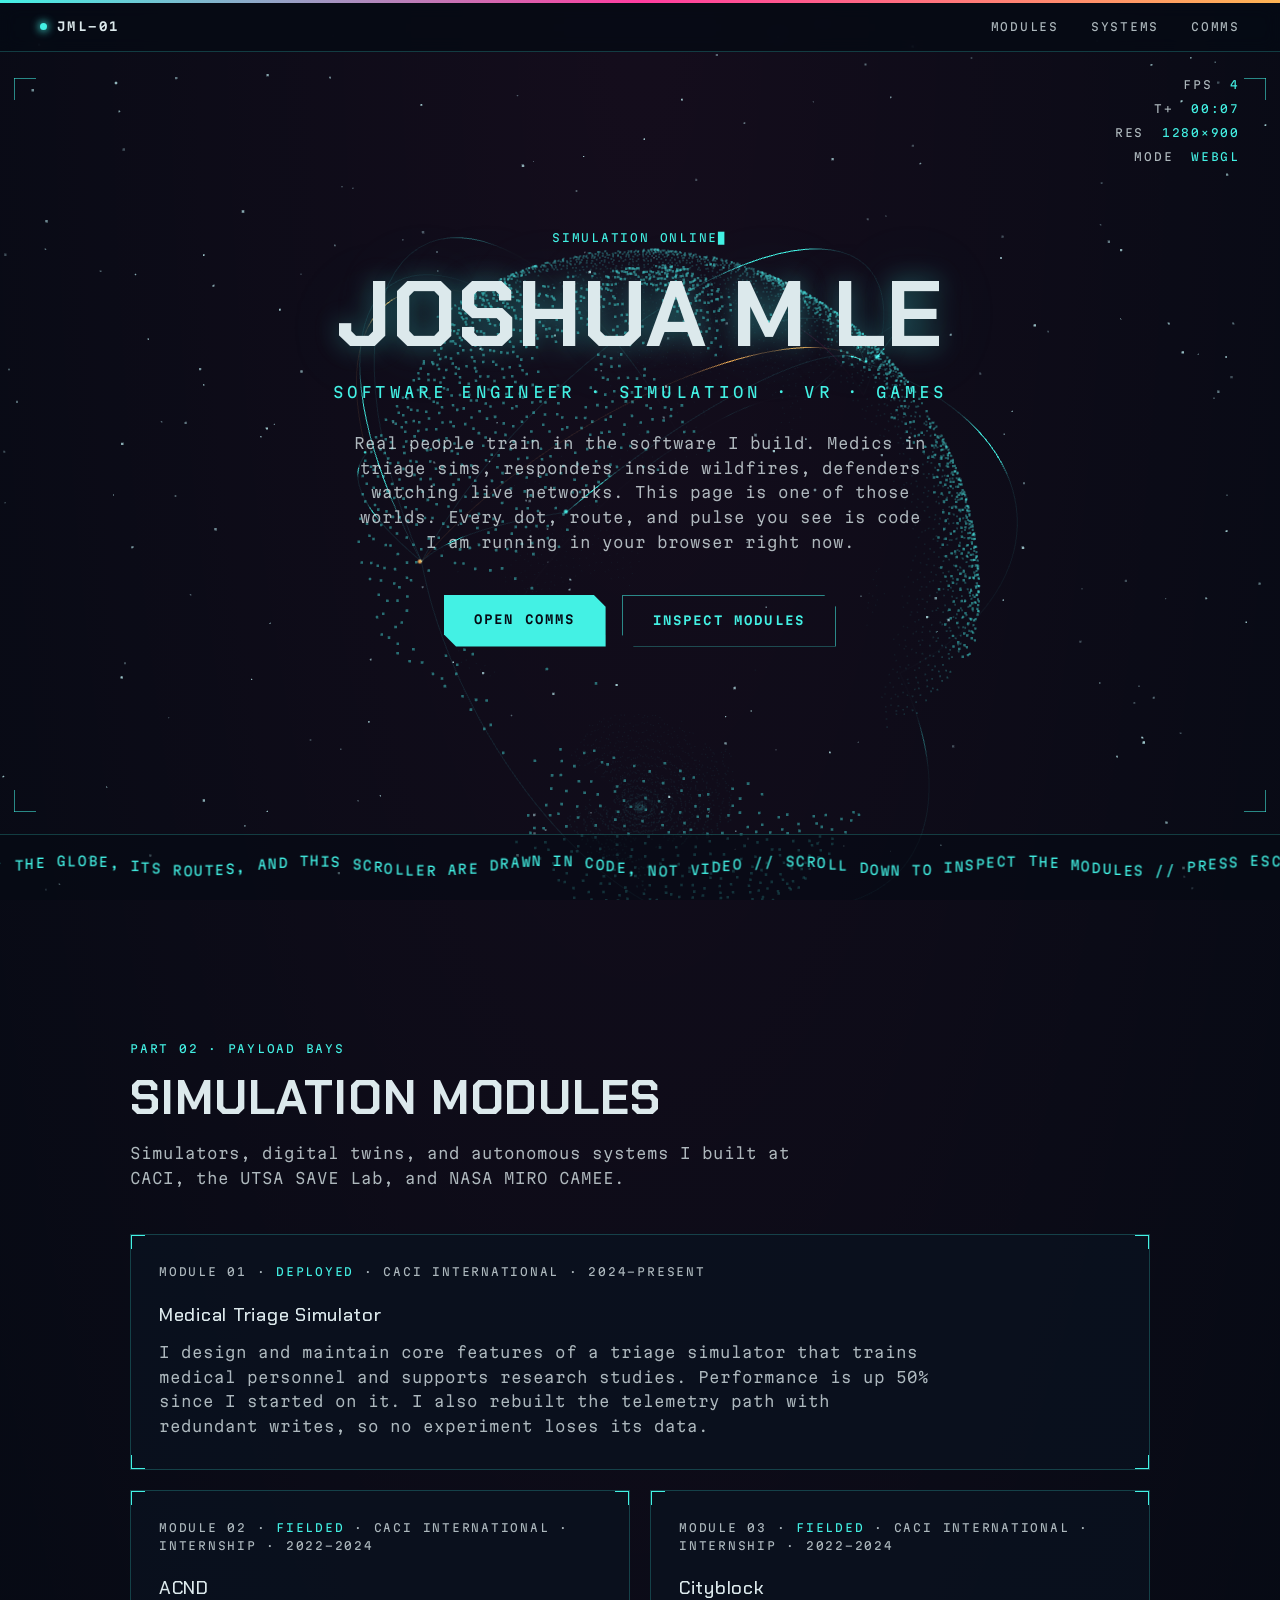
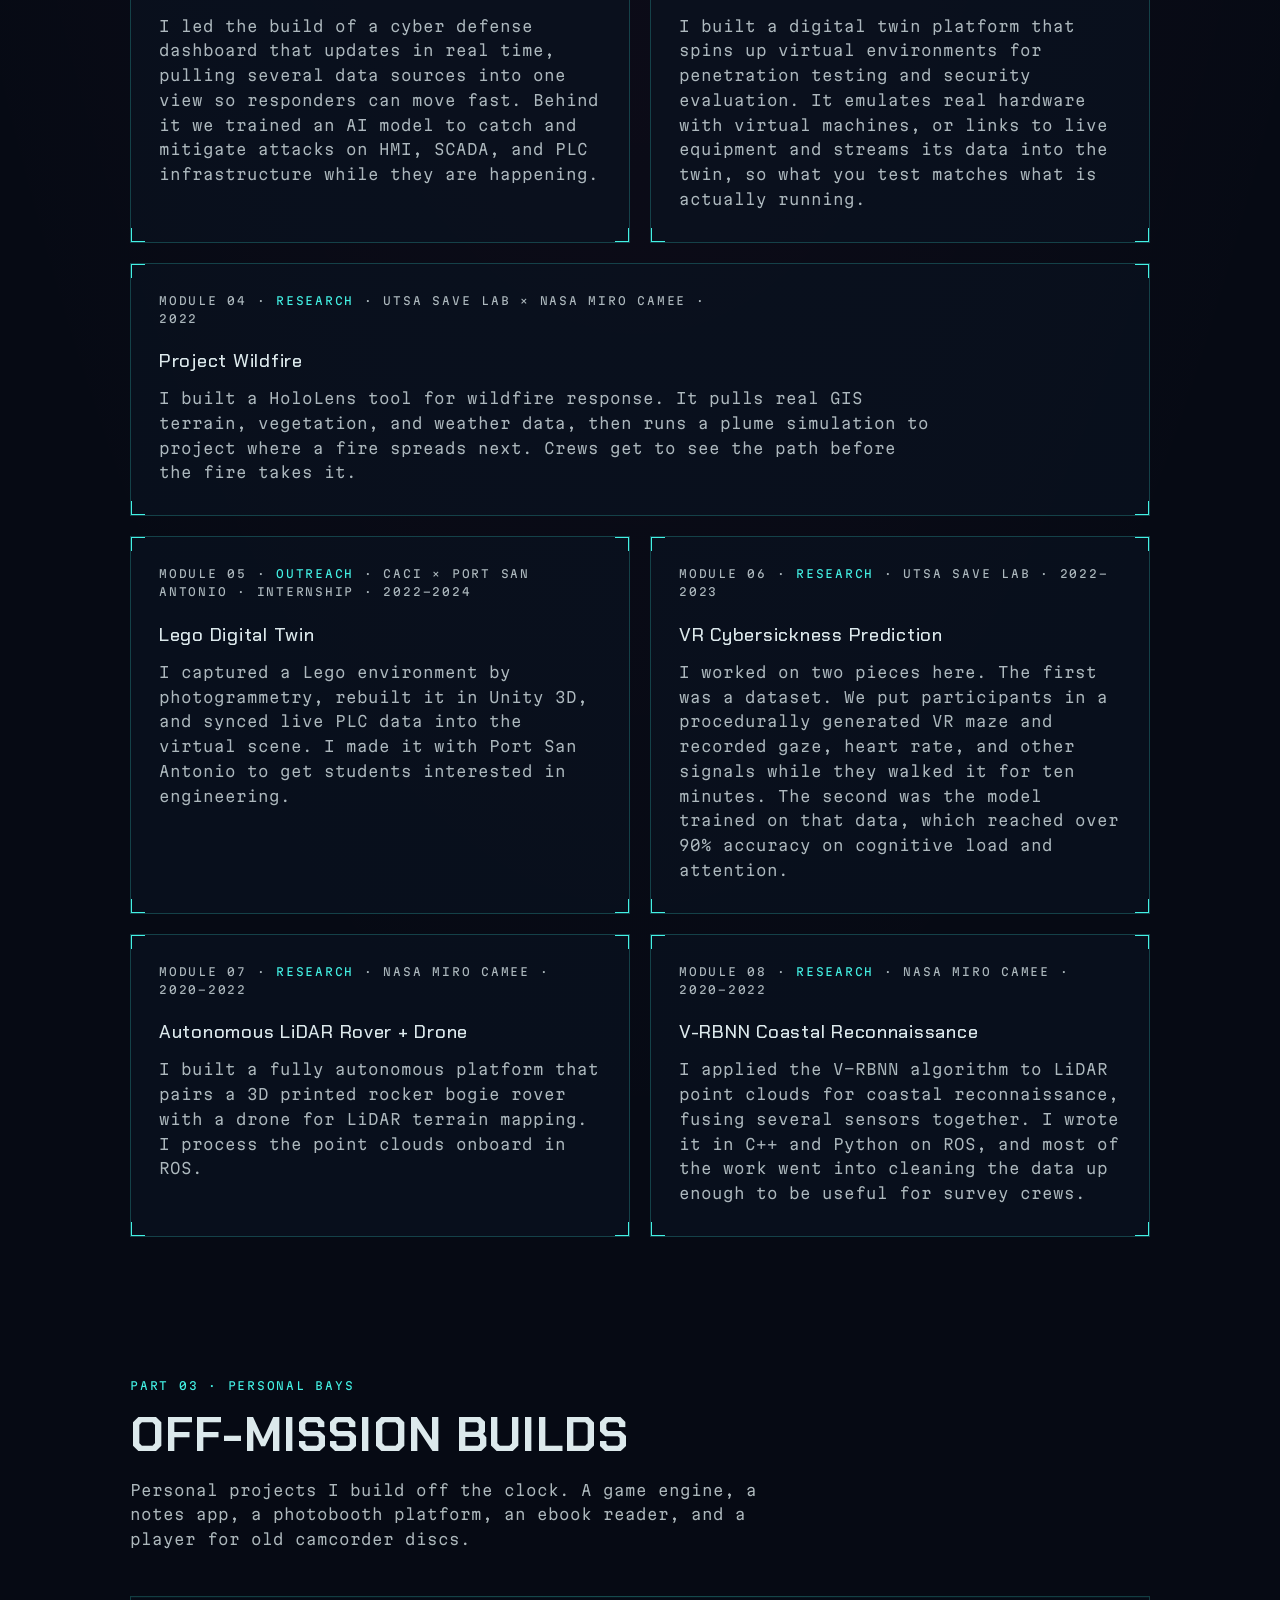
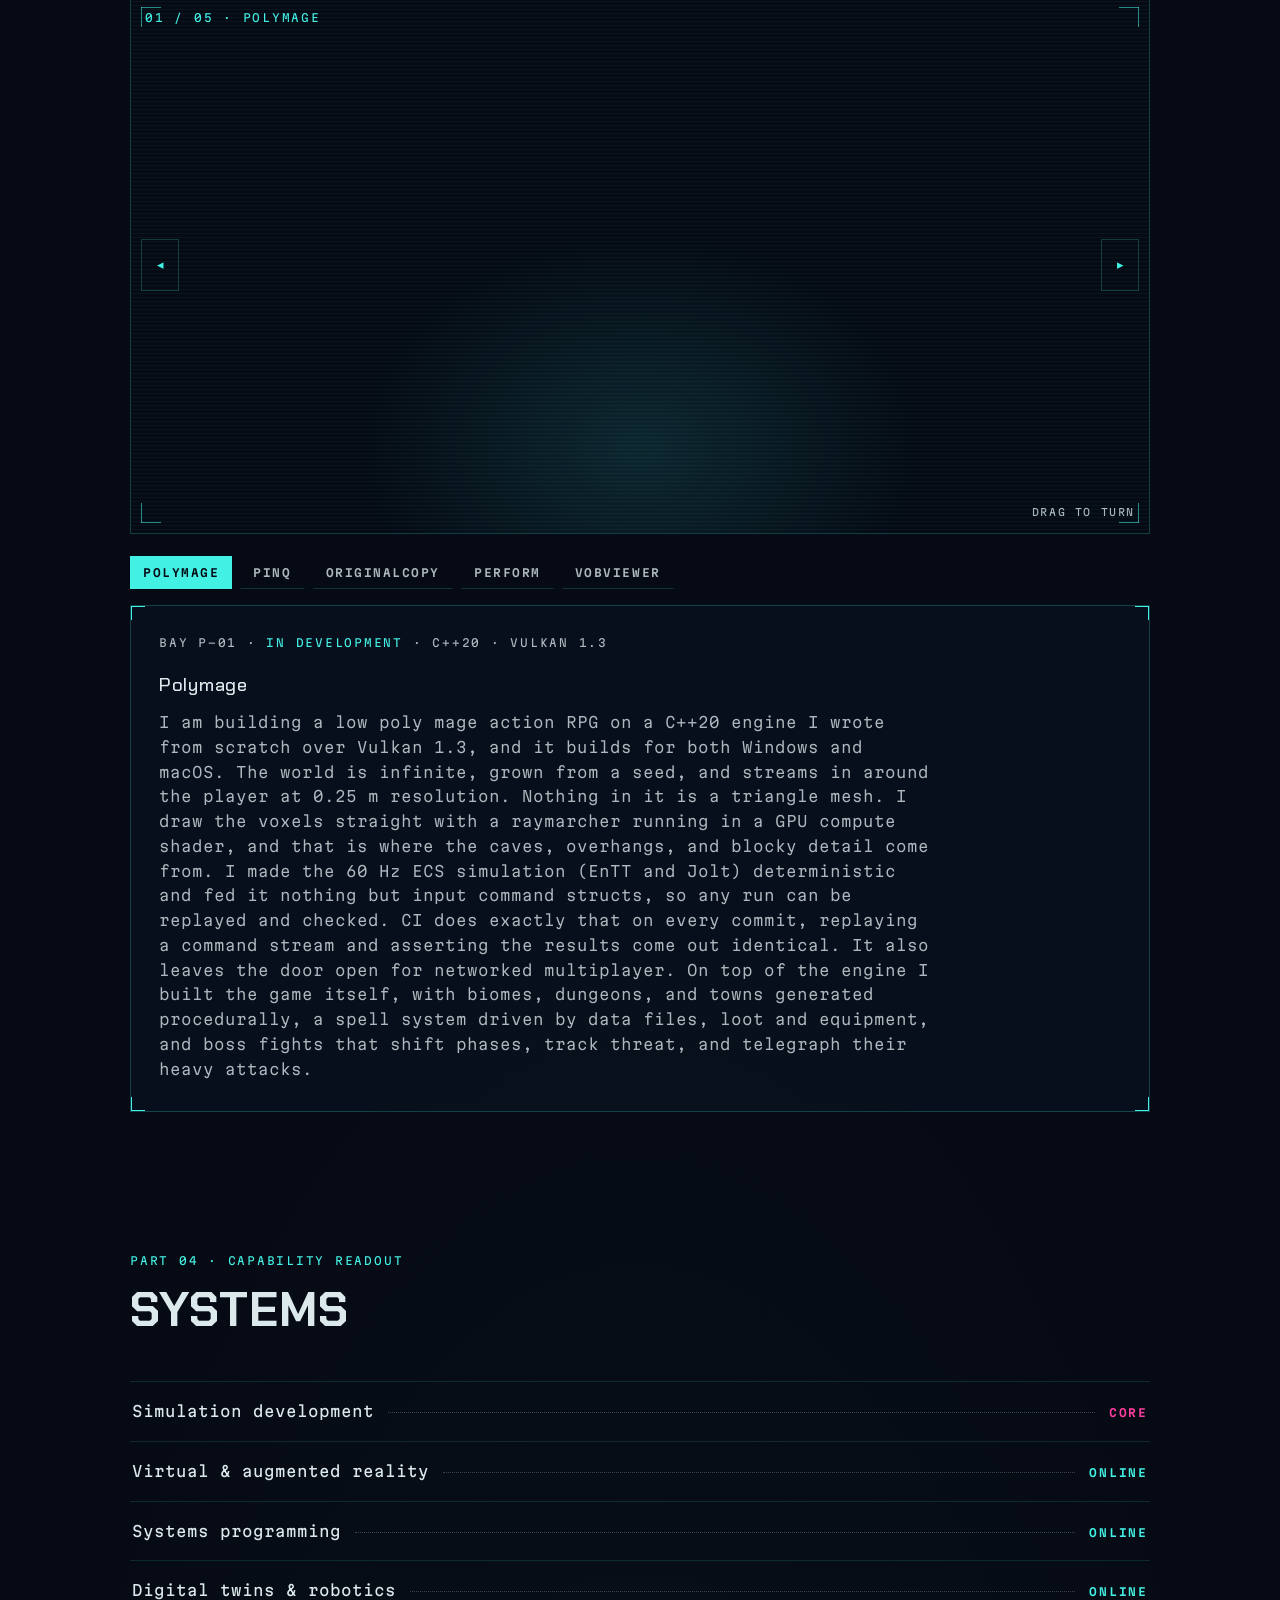
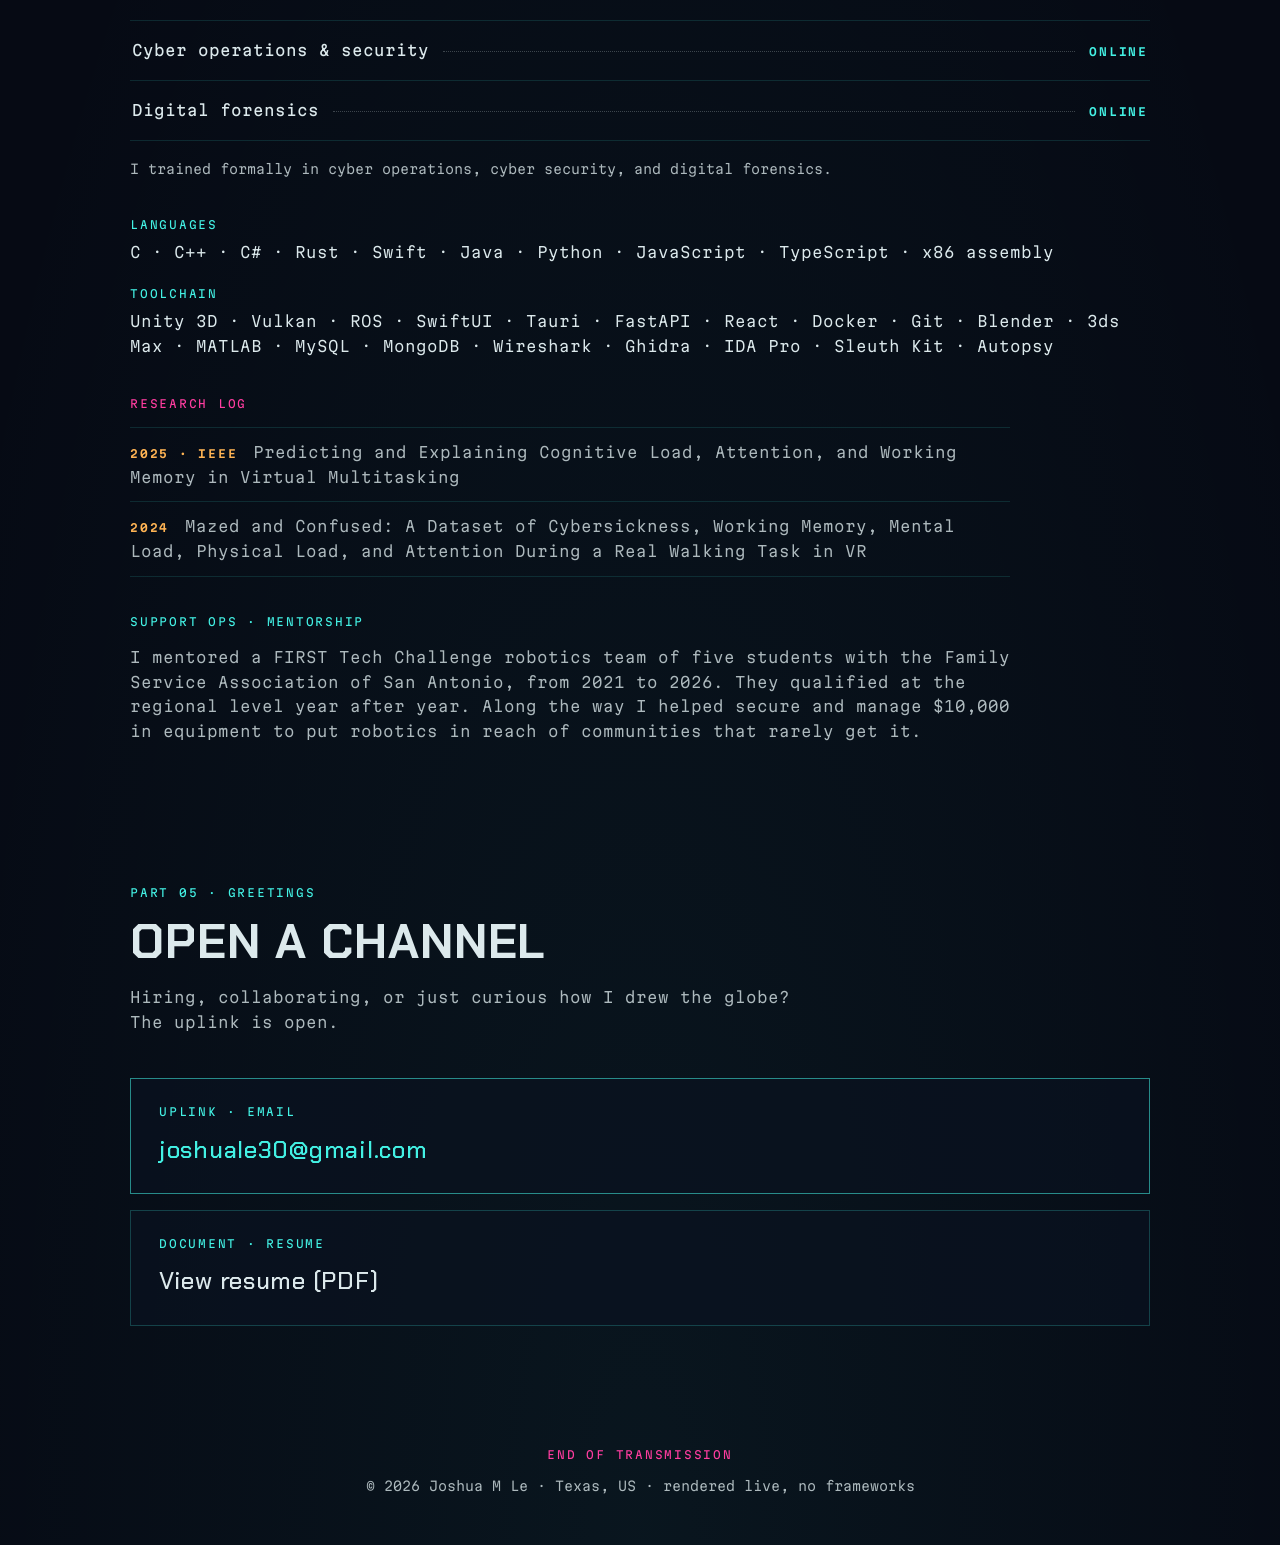
<file: index.html>
<!doctype html>
<!--
DIRECTION CONTRACT
THESIS: The portfolio IS a running simulation — the page proves real-time skill by
generating everything live; it refuses the static hero-and-cards resume page.
OWN-WORLD: Void-navy ground lit by coolant cyan, telemetry amber, and rare signal
magenta; HUD corner brackets and hairline rules; Chakra Petch display over Martian
Mono console text; every visual rendered live in-browser.
STORY: A recruiter watches the console boot, reads name and role in seconds,
inspects module bays and system capabilities, then opens comms.
FIRST VIEWPORT: Full-bleed rotating dot-matrix Earth (real Natural Earth land
data) with animated packet routes arcing between world hubs, Texas as the amber
home node; name centered, role line beneath, OPEN COMMS primary action; live
telemetry top-right; sine-wave scroller ribbon at the bottom; SKIP visible
throughout boot.
FORM: Demoscene crack intro in a research register — grounded candidate 6, fused
with the generated-screening staging (authored, time-based, skippable); seed key
c2428c5b.
-->
<html lang="en">
<head>
<meta charset="utf-8">
<meta name="viewport" content="width=device-width, initial-scale=1">
<title>Joshua M Le · Software Engineer, Simulation &amp; VR</title>
<meta name="description" content="Joshua M Le, a software engineer working in real-time simulation, VR, and games. The page you are reading renders itself live in your browser.">
<link rel="icon" href="data:image/svg+xml,%3Csvg xmlns='http://www.w3.org/2000/svg' viewBox='0 0 32 32'%3E%3Cpath fill='none' stroke='%2343F1E4' stroke-width='3' d='M11 4H4v7M21 4h7v7M11 28H4v-7M21 28h7v-7'/%3E%3Ccircle cx='16' cy='16' r='4' fill='%2343F1E4'/%3E%3C/svg%3E">
<link rel="preconnect" href="https://fonts.googleapis.com">
<link rel="preconnect" href="https://fonts.gstatic.com" crossorigin>
<link href="https://fonts.googleapis.com/css2?family=Chakra+Petch:wght@500;700&family=Martian+Mono:wght@300;400;600&display=swap" rel="stylesheet">
<link rel="stylesheet" href="style.css?v=7">
</head>
<body>

<a class="skip-link" href="#main">Skip to content</a>

<!-- Boot overlay: shown by JS only; skippable; never traps no-JS visitors -->
<div id="boot" aria-hidden="true">
  <pre id="boot-log"></pre>
  <button id="boot-skip" type="button">SKIP ▸</button>
</div>

<!-- Live scene: decorative; all facts live in the DOM below -->
<canvas id="sim" aria-hidden="true"></canvas>

<header class="hud-bar">
  <span class="hud-id"><span class="led" aria-hidden="true"></span>JML-01</span>
  <nav aria-label="Sections">
    <a href="#modules">Modules</a>
    <a href="#systems">Systems</a>
    <a href="#comms">Comms</a>
  </nav>
</header>

<main id="main">

  <!-- ============ PART 1 · HERO ============ -->
  <section class="hero" aria-label="Introduction">
    <div class="hero-frame" aria-hidden="true"></div>
    <p class="sys-label hero-status">Simulation online<span class="cursor" aria-hidden="true">▊</span></p>
    <h1 class="hero-name">Joshua&nbsp;M&nbsp;Le</h1>
    <p class="hero-role">Software Engineer · Simulation · VR · Games</p>
    <p class="hero-pitch">Real people train in the software I build. Medics in triage sims, responders inside wildfires, defenders watching live networks. This page is one of those worlds. Every dot, route, and pulse you see is code I am running in your browser right now.</p>
    <div class="hero-actions">
      <a class="btn btn-primary" href="#comms">Open comms</a>
      <a class="btn btn-ghost" href="#modules">Inspect modules</a>
    </div>

    <div class="telemetry sys-label" aria-hidden="true">
      <span>FPS <b id="t-fps">--</b></span>
      <span>T+ <b id="t-time">00:00</b></span>
      <span>RES <b id="t-res">--</b></span>
      <span>MODE <b id="t-mode">DOM</b></span>
    </div>

    <div class="scroller" aria-hidden="true">
      <div id="scroller-track" class="scroller-track">Joshua M Le // software engineer // simulation, VR, and games // the globe, its routes, and this scroller are drawn in code, not video // scroll down to inspect the modules // press esc to skip the intro // the uplink is open //&nbsp;</div>
    </div>
  </section>

  <!-- ============ PART 2 · MODULES ============ -->
  <section id="modules" class="part" aria-labelledby="modules-h">
    <header class="part-head">
      <p class="sys-label">Part 02 · payload bays</p>
      <h2 id="modules-h">Simulation modules</h2>
      <p class="part-sub">Simulators, digital twins, and autonomous systems I built at CACI, the UTSA SAVE Lab, and NASA MIRO CAMEE.</p>
    </header>

    <div class="bay-grid">
      <article class="bay bay-wide">
        <p class="sys-label bay-state">Module 01 · <span class="live">deployed</span> · CACI International · 2024–present</p>
        <h3 class="bay-title">Medical Triage Simulator</h3>
        <p>I design and maintain core features of a triage simulator that trains medical personnel and supports research studies. Performance is up 50% since I started on it. I also rebuilt the telemetry path with redundant writes, so no experiment loses its data.</p>
      </article>
      <article class="bay">
        <p class="sys-label bay-state">Module 02 · <span class="live">fielded</span> · CACI International · internship · 2022–2024</p>
        <h3 class="bay-title">ACND</h3>
        <p>I led the build of a cyber defense dashboard that updates in real time, pulling several data sources into one view so responders can move fast. Behind it we trained an AI model to catch and mitigate attacks on HMI, SCADA, and PLC infrastructure while they are happening.</p>
      </article>
      <article class="bay">
        <p class="sys-label bay-state">Module 03 · <span class="live">fielded</span> · CACI International · internship · 2022–2024</p>
        <h3 class="bay-title">Cityblock</h3>
        <p>I built a digital twin platform that spins up virtual environments for penetration testing and security evaluation. It emulates real hardware with virtual machines, or links to live equipment and streams its data into the twin, so what you test matches what is actually running.</p>
      </article>
      <article class="bay bay-wide">
        <p class="sys-label bay-state">Module 04 · <span class="live">research</span> · UTSA SAVE Lab × NASA MIRO CAMEE · 2022</p>
        <h3 class="bay-title">Project Wildfire</h3>
        <p>I built a HoloLens tool for wildfire response. It pulls real GIS terrain, vegetation, and weather data, then runs a plume simulation to project where a fire spreads next. Crews get to see the path before the fire takes it.</p>
      </article>
      <article class="bay">
        <p class="sys-label bay-state">Module 05 · <span class="live">outreach</span> · CACI × Port San Antonio · internship · 2022–2024</p>
        <h3 class="bay-title">Lego Digital Twin</h3>
        <p>I captured a Lego environment by photogrammetry, rebuilt it in Unity 3D, and synced live PLC data into the virtual scene. I made it with Port San Antonio to get students interested in engineering.</p>
      </article>
      <article class="bay">
        <p class="sys-label bay-state">Module 06 · <span class="live">research</span> · UTSA SAVE Lab · 2022–2023</p>
        <h3 class="bay-title">VR Cybersickness Prediction</h3>
        <p>I worked on two pieces here. The first was a dataset. We put participants in a procedurally generated VR maze and recorded gaze, heart rate, and other signals while they walked it for ten minutes. The second was the model trained on that data, which reached over 90% accuracy on cognitive load and attention.</p>
      </article>
      <article class="bay">
        <p class="sys-label bay-state">Module 07 · <span class="live">research</span> · NASA MIRO CAMEE · 2020–2022</p>
        <h3 class="bay-title">Autonomous LiDAR Rover + Drone</h3>
        <p>I built a fully autonomous platform that pairs a 3D printed rocker bogie rover with a drone for LiDAR terrain mapping. I process the point clouds onboard in ROS.</p>
      </article>
      <article class="bay">
        <p class="sys-label bay-state">Module 08 · <span class="live">research</span> · NASA MIRO CAMEE · 2020–2022</p>
        <h3 class="bay-title">V-RBNN Coastal Reconnaissance</h3>
        <p>I applied the V-RBNN algorithm to LiDAR point clouds for coastal reconnaissance, fusing several sensors together. I wrote it in C++ and Python on ROS, and most of the work went into cleaning the data up enough to be useful for survey crews.</p>
      </article>
    </div>

  </section>


  <!-- ============ PART 3 · OFF-MISSION ============ -->
  <section id="offmission" class="part" aria-labelledby="offmission-h">
    <header class="part-head">
      <p class="sys-label">Part 03 · personal bays</p>
      <h2 id="offmission-h">Off-mission builds</h2>
      <p class="part-sub">Personal projects I build off the clock. A game engine, a notes app, a photobooth platform, an ebook reader, and a player for old camcorder discs.</p>
    </header>

    <div class="holo">
      <div class="holo-stage">
        <canvas id="holo-canvas" aria-hidden="true"></canvas>
        <p class="holo-readout sys-label" aria-hidden="true"><span id="holo-idx">01</span> / 05 · <span id="holo-name">POLYMAGE</span></p>
        <button class="holo-nav holo-prev" type="button" aria-label="Previous project"><span aria-hidden="true">&#9666;</span></button>
        <button class="holo-nav holo-next" type="button" aria-label="Next project"><span aria-hidden="true">&#9656;</span></button>
        <p class="holo-hint sys-label" aria-hidden="true">drag to turn</p>
      </div>

      <div class="holo-info">
        <div class="holo-tabs" role="tablist" aria-label="Personal projects">
        <button type="button" role="tab" id="holo-tab-0" aria-controls="holo-panel-0" aria-selected="true" tabindex="0">Polymage</button>
        <button type="button" role="tab" id="holo-tab-1" aria-controls="holo-panel-1" aria-selected="false" tabindex="-1">Pinq</button>
        <button type="button" role="tab" id="holo-tab-2" aria-controls="holo-panel-2" aria-selected="false" tabindex="-1">OriginalCopy</button>
        <button type="button" role="tab" id="holo-tab-3" aria-controls="holo-panel-3" aria-selected="false" tabindex="-1">Perform</button>
        <button type="button" role="tab" id="holo-tab-4" aria-controls="holo-panel-4" aria-selected="false" tabindex="-1">VobViewer</button>
        </div>
        <div class="holo-panel bay" role="tabpanel" id="holo-panel-0" aria-labelledby="holo-tab-0" tabindex="0">
          <p class="sys-label bay-state">Bay P-01 · <span class="live">in development</span> · C++20 · Vulkan 1.3</p>
          <h3 class="bay-title">Polymage</h3>
          <p>I am building a low poly mage action RPG on a C++20 engine I wrote from scratch over Vulkan 1.3, and it builds for both Windows and macOS. The world is infinite, grown from a seed, and streams in around the player at 0.25&nbsp;m resolution. Nothing in it is a triangle mesh. I draw the voxels straight with a raymarcher running in a GPU compute shader, and that is where the caves, overhangs, and blocky detail come from. I made the 60&nbsp;Hz ECS simulation (EnTT and Jolt) deterministic and fed it nothing but input command structs, so any run can be replayed and checked. CI does exactly that on every commit, replaying a command stream and asserting the results come out identical. It also leaves the door open for networked multiplayer. On top of the engine I built the game itself, with biomes, dungeons, and towns generated procedurally, a spell system driven by data files, loot and equipment, and boss fights that shift phases, track threat, and telegraph their heavy attacks.</p>
        </div>
        <div class="holo-panel bay" role="tabpanel" id="holo-panel-1" aria-labelledby="holo-tab-1" tabindex="0" hidden>
          <p class="sys-label bay-state">Bay P-02 · <span class="live">operational</span> · Rust · Tauri 2 · SolidJS</p>
          <h3 class="bay-title">Pinq</h3>
          <p>I built a notes app for Windows and macOS that keeps everything on your own machine. Notes stay transparent and sit above your other windows, and you pull a fresh one out from the edge of the screen. Sync runs with no server in the middle. Every change appends to a log, version vectors work out which deltas a device is missing, and the two machines trade them over a link I encrypt end to end. An edit shows up on the other device in under a second. I run an ONNX model on the device for tag and related note suggestions, so nothing you write ever leaves it.</p>
          <p class="bay-links">
            <a href="https://pinq-note.vercel.app" target="_blank" rel="noopener">Visit site</a>
          <a href="https://github.com/Mininoob/pinq" target="_blank" rel="noopener">View source</a>
          </p>
        </div>
        <div class="holo-panel bay" role="tabpanel" id="holo-panel-2" aria-labelledby="holo-tab-2" tabindex="0" hidden>
          <p class="sys-label bay-state">Bay P-03 · <span class="live">shipped</span> · SwiftUI · FastAPI · Docker</p>
          <h3 class="bay-title">OriginalCopy</h3>
          <p>I built and shipped a photobooth platform end to end. The booth itself is a SwiftUI app doing live camera capture and thermal receipt printing through the Epson ePOS SDK. Behind it I wrote a FastAPI backend that handles device enrollment, media, telemetry, and accounts for separate owners across five access roles, with claim and gallery pages for guests and a dashboard operators watch their booths from. I run it containerized behind Caddy and nginx and deploy by release, so I can roll back instantly.</p>
        </div>
        <div class="holo-panel bay" role="tabpanel" id="holo-panel-3" aria-labelledby="holo-tab-3" tabindex="0" hidden>
          <p class="sys-label bay-state">Bay P-04 · <span class="live">in development</span> · Kotlin · Compose Multiplatform</p>
          <h3 class="bay-title">Perform</h3>
          <p>I am building an ebook reader for Android that treats a foldable phone like a book, plus a small library app that runs on Windows and macOS. No account, no cloud. Your computer holds the library and the phone talks to it straight over the home network, or through Tailscale when you are away. You pair them by scanning a QR code carrying the computer's certificate fingerprint, so the phone trusts that one machine and nothing else. I identify every book by the SHA-256 of its file, which means it stays recognizable after you move it or rename it. I wrote both ends in Kotlin, with Jetpack Compose and Readium 3 on the phone and Compose Multiplatform, Ktor and SQLite on the desktop.</p>
          <p class="bay-links">
            <a href="https://perform-mininoob.vercel.app" target="_blank" rel="noopener">Visit site</a>
          <a href="https://github.com/Mininoob/Perform" target="_blank" rel="noopener">View source</a>
          </p>
        </div>
        <div class="holo-panel bay" role="tabpanel" id="holo-panel-4" aria-labelledby="holo-tab-4" tabindex="0" hidden>
          <p class="sys-label bay-state">Bay P-05 · <span class="live">released</span> · Electron · ffmpeg</p>
          <h3 class="bay-title">VobViewer</h3>
          <p>I made this for my own Sony DCR-DVD405, and it opens any camcorder disc finalized to the usual VIDEO_TS layout. Browsers and Electron cannot play MPEG-2 or AC-3, so I drive local ffmpeg and convert each recording to H.264 in the background. Scenes come up one at a time while you watch. I cache the converted copies, so a disc you have opened once loads instantly after that. Video gets deinterlaced, and the 5.1 mic audio folds down to stereo. The look is half the point. I gave it a molded plastic deck with green camcorder menus, a yellow highlight bar, and a library that stands your discs up as labeled mini DVDs in binder sleeves.</p>
          <p class="bay-links">
            <a href="https://vobviewer.vercel.app" target="_blank" rel="noopener">Visit site</a>
          <a href="https://github.com/Mininoob/VobViewer" target="_blank" rel="noopener">View source</a>
          </p>
        </div>
      </div>
    </div></div>
  </section>

  <!-- ============ PART 4 · SYSTEMS ============ -->
  <section id="systems" class="part" aria-labelledby="systems-h">
    <header class="part-head">
      <p class="sys-label">Part 04 · capability readout</p>
      <h2 id="systems-h">Systems</h2>
    </header>

    <ul class="sys-list">
      <li><span class="sys-name">Simulation development</span><span class="sys-dots" aria-hidden="true"></span><span class="sys-state core">core</span></li>
      <li><span class="sys-name">Virtual &amp; augmented reality</span><span class="sys-dots" aria-hidden="true"></span><span class="sys-state online">online</span></li>
      <li><span class="sys-name">Systems programming</span><span class="sys-dots" aria-hidden="true"></span><span class="sys-state online">online</span></li>
      <li><span class="sys-name">Digital twins &amp; robotics</span><span class="sys-dots" aria-hidden="true"></span><span class="sys-state online">online</span></li>
      <li><span class="sys-name">Cyber operations &amp; security</span><span class="sys-dots" aria-hidden="true"></span><span class="sys-state online">online</span></li>
      <li><span class="sys-name">Digital forensics</span><span class="sys-dots" aria-hidden="true"></span><span class="sys-state online">online</span></li>
    </ul>
    <p class="fine">I trained formally in cyber operations, cyber security, and digital forensics.</p>

    <div class="manifest">
      <div class="manifest-row">
        <span class="sys-label">Languages</span>
        <p>C · C++ · C# · Rust · Swift · Java · Python · JavaScript · TypeScript · x86 assembly</p>
      </div>
      <div class="manifest-row">
        <span class="sys-label">Toolchain</span>
        <p>Unity 3D · Vulkan · ROS · SwiftUI · Tauri · FastAPI · React · Docker · Git · Blender · 3ds Max · MATLAB · MySQL · MongoDB · Wireshark · Ghidra · IDA Pro · Sleuth Kit · Autopsy</p>
      </div>
    </div>

    <div class="research">
      <p class="sys-label">Research log</p>
      <ul class="pub-list">
        <li><span class="pub-year">2025 · IEEE</span>Predicting and Explaining Cognitive Load, Attention, and Working Memory in Virtual Multitasking</li>
        <li><span class="pub-year">2024</span>Mazed and Confused: A Dataset of Cybersickness, Working Memory, Mental Load, Physical Load, and Attention During a Real Walking Task in VR</li>
      </ul>
    </div>

    <div class="research aux">
      <p class="sys-label">Support ops · mentorship</p>
      <p class="aux-body">I mentored a FIRST Tech Challenge robotics team of five students with the Family Service Association of San Antonio, from 2021 to 2026. They qualified at the regional level year after year. Along the way I helped secure and manage $10,000 in equipment to put robotics in reach of communities that rarely get it.</p>
    </div>
  </section>

  <!-- ============ PART 5 · COMMS ============ -->
  <section id="comms" class="part" aria-labelledby="comms-h">
    <header class="part-head">
      <p class="sys-label">Part 05 · greetings</p>
      <h2 id="comms-h">Open a channel</h2>
      <p class="part-sub">Hiring, collaborating, or just curious how I drew the globe? The uplink is open.</p>
    </header>

    <ul class="comms-list">
      <li>
        <a class="comm comm-primary" href="mailto:joshuale30@gmail.com">
          <span class="sys-label">Uplink · email</span>
          <span class="comm-value">joshuale30@gmail.com</span>
        </a>
      </li>
      <li>
        <a class="comm" href="Joshua_M_Le_Resume.pdf">
          <span class="sys-label">Document · resume</span>
          <span class="comm-value">View resume (PDF)</span>
        </a>
      </li>
    </ul>
  </section>

  <footer class="close">
    <p class="sys-label">End of transmission</p>
    <p>© 2026 Joshua M Le · Texas, US · rendered live, no frameworks</p>
  </footer>

</main>

<script src="main.js?v=3" defer></script>
<script src="holo.js?v=6" defer></script>
</body>
</html>
</file>
<file: style.css>
/* ============================================================
   Joshua M Le — Simulation Console
   Tokens
   ============================================================ */
:root {
  --void: #060a14;
  --void-panel: rgba(10, 18, 32, 0.72);
  --cyan: #43f1e4;
  --cyan-dim: rgba(67, 241, 228, 0.55);
  --cyan-line: rgba(67, 241, 228, 0.22);
  --amber: #ffb454;
  --magenta: #ff3da0;
  --ink: #dce9ec;
  --ink-dim: rgba(220, 233, 236, 0.78);
  --display: "Chakra Petch", system-ui, sans-serif;
  --mono: "Martian Mono", ui-monospace, "SF Mono", Menlo, monospace;
  --space: 8px;
  --bracket: 14px;
}

* { margin: 0; padding: 0; box-sizing: border-box; }

html {
  scroll-behavior: smooth;
  scroll-padding-top: 72px;
}

body {
  background:
    radial-gradient(120% 80% at 50% 0%, rgba(255, 61, 160, 0.06), transparent 55%),
    radial-gradient(100% 60% at 50% 100%, rgba(67, 241, 228, 0.05), transparent 60%),
    var(--void);
  color: var(--ink);
  font-family: var(--mono);
  font-weight: 300;
  font-size: 15px;
  line-height: 1.65;
  overflow-x: hidden;
}

::selection { background: var(--cyan); color: var(--void); }

a { color: var(--cyan); text-decoration: none; }
a:hover { text-decoration: underline; text-underline-offset: 3px; }

:focus-visible {
  outline: 2px solid var(--cyan);
  outline-offset: 3px;
}

.skip-link {
  position: absolute;
  left: -9999px;
  top: 0;
  z-index: 100;
  background: var(--cyan);
  color: var(--void);
  padding: 8px 16px;
  font-family: var(--mono);
}
.skip-link:focus { left: 0; }

/* ============================================================
   System label voice
   ============================================================ */
.sys-label {
  font-family: var(--mono);
  font-weight: 400;
  font-size: 11px;
  letter-spacing: 0.16em;
  text-transform: uppercase;
  color: var(--cyan);
}

.pending { color: var(--amber); }

/* ============================================================
   Boot overlay
   ============================================================ */
#boot {
  display: none;
  position: fixed;
  inset: 0;
  z-index: 50;
  background: var(--void);
  padding: clamp(24px, 6vw, 72px);
}
#boot.active { display: block; }
#boot.done { display: none; }

#boot-log {
  font-family: var(--mono);
  font-weight: 400;
  font-size: clamp(11px, 1.6vw, 13px);
  line-height: 1.9;
  color: var(--cyan);
  white-space: pre-wrap;
  text-shadow: 0 0 12px rgba(67, 241, 228, 0.35);
}

#boot-skip {
  position: fixed;
  right: clamp(16px, 4vw, 48px);
  bottom: clamp(16px, 4vw, 48px);
  background: none;
  border: 1px solid var(--cyan-line);
  color: var(--cyan);
  font-family: var(--mono);
  font-size: 11px;
  letter-spacing: 0.16em;
  padding: 10px 18px;
  cursor: pointer;
}
#boot-skip:hover { border-color: var(--cyan); background: rgba(67, 241, 228, 0.08); }

/* ============================================================
   Live scene canvas
   ============================================================ */
#sim {
  position: fixed;
  inset: 0;
  width: 100%;
  height: 100%;
  z-index: -1;
}

/* ============================================================
   HUD bar
   ============================================================ */
/* Raster-spectrum signature band — the one inherited demoscene artifact */
body::before {
  content: "";
  position: fixed;
  top: 0;
  left: 0;
  right: 0;
  height: 3px;
  z-index: 30;
  background: linear-gradient(90deg, var(--cyan), var(--magenta) 50%, var(--amber));
}

.hud-bar {
  position: fixed;
  top: 3px;
  left: 0;
  right: 0;
  z-index: 20;
  display: flex;
  align-items: center;
  justify-content: space-between;
  padding: 14px clamp(16px, 4vw, 40px);
  border-bottom: 1px solid var(--cyan-line);
  background: rgba(6, 10, 20, 0.82);
  backdrop-filter: blur(8px);
  -webkit-backdrop-filter: blur(8px);
}

.hud-id {
  font-family: var(--mono);
  font-weight: 600;
  font-size: 12px;
  letter-spacing: 0.2em;
  color: var(--ink);
  display: inline-flex;
  align-items: center;
  gap: 10px;
}

.led {
  width: 7px;
  height: 7px;
  background: var(--cyan);
  border-radius: 50%;
  box-shadow: 0 0 8px 1px var(--cyan);
  animation: led-pulse 2.4s ease-in-out infinite;
}
@keyframes led-pulse { 50% { opacity: 0.35; } }

.hud-bar nav { display: flex; gap: clamp(14px, 3vw, 32px); }
.hud-bar nav a {
  font-family: var(--mono);
  font-weight: 400;
  font-size: 11px;
  letter-spacing: 0.16em;
  text-transform: uppercase;
  color: var(--ink-dim);
}
.hud-bar nav a:hover { color: var(--cyan); text-decoration: none; }

/* ============================================================
   Hero
   ============================================================ */
.hero {
  min-height: 100svh;
  display: flex;
  flex-direction: column;
  justify-content: center;
  align-items: center;
  text-align: center;
  padding: 96px 20px 120px;
  position: relative;
}

/* HUD corner brackets framing the first viewport */
.hero-frame {
  position: absolute;
  inset: 78px 14px 88px;
  pointer-events: none;
  background-image:
    linear-gradient(var(--cyan-dim) 0 0), linear-gradient(var(--cyan-dim) 0 0),
    linear-gradient(var(--cyan-dim) 0 0), linear-gradient(var(--cyan-dim) 0 0),
    linear-gradient(var(--cyan-dim) 0 0), linear-gradient(var(--cyan-dim) 0 0),
    linear-gradient(var(--cyan-dim) 0 0), linear-gradient(var(--cyan-dim) 0 0);
  background-repeat: no-repeat;
  background-size:
    22px 1px, 1px 22px, 22px 1px, 1px 22px,
    22px 1px, 1px 22px, 22px 1px, 1px 22px;
  background-position:
    top left, top left, top right, top right,
    bottom left, bottom left, bottom right, bottom right;
}

.hero-status { margin-bottom: 20px; }
.cursor { animation: blink 1.1s steps(1) infinite; }
@keyframes blink { 50% { opacity: 0; } }

.hero-name {
  font-family: var(--display);
  font-weight: 700;
  font-size: clamp(2.6rem, 9vw, 5.8rem);
  line-height: 1.02;
  letter-spacing: 0.01em;
  text-transform: uppercase;
  color: var(--ink);
  text-shadow:
    0 0 24px rgba(67, 241, 228, 0.35),
    0 0 80px rgba(67, 241, 228, 0.15);
}

.hero-role {
  margin-top: 18px;
  font-family: var(--mono);
  font-weight: 400;
  font-size: clamp(12px, 2vw, 15px);
  letter-spacing: 0.22em;
  text-transform: uppercase;
  color: var(--cyan);
}

.hero-pitch {
  margin-top: 26px;
  max-width: 52ch;
  color: var(--ink-dim);
}

.hero-actions {
  margin-top: 40px;
  display: flex;
  gap: 16px;
  flex-wrap: wrap;
  justify-content: center;
}

/* Buttons — machined, notched corner */
.btn {
  font-family: var(--mono);
  font-weight: 600;
  font-size: 12px;
  letter-spacing: 0.18em;
  text-transform: uppercase;
  padding: 15px 30px;
  clip-path: polygon(0 0, calc(100% - 12px) 0, 100% 12px, 100% 100%, 12px 100%, 0 calc(100% - 12px));
  transition: background 0.2s, color 0.2s, box-shadow 0.2s;
}
.btn:hover { text-decoration: none; }

.btn-primary {
  background: var(--cyan);
  color: var(--void);
}
.btn-primary:hover {
  background: #7cf7ee;
  box-shadow: 0 0 32px rgba(67, 241, 228, 0.45);
}

.btn-ghost {
  color: var(--cyan);
  border: 1px solid var(--cyan-dim);
}
.btn-ghost:hover { background: rgba(67, 241, 228, 0.1); }

/* Telemetry */
.telemetry {
  position: absolute;
  top: 76px;
  right: clamp(16px, 4vw, 40px);
  display: flex;
  flex-direction: column;
  gap: 6px;
  text-align: right;
  color: var(--ink-dim);
}
.telemetry b { color: var(--cyan); font-weight: 400; margin-left: 8px; }

/* Scroller ribbon */
.scroller {
  position: absolute;
  left: 0;
  right: 0;
  bottom: 0;
  border-top: 1px solid var(--cyan-line);
  padding: 18px 0 22px;
  overflow: hidden;
  white-space: nowrap;
  background: rgba(6, 10, 20, 0.6);
}
.scroller-track {
  display: inline-block;
  font-family: var(--mono);
  font-weight: 400;
  font-size: 13px;
  letter-spacing: 0.12em;
  text-transform: uppercase;
  color: var(--cyan);
  will-change: transform;
}
.scroller-track span { display: inline-block; will-change: transform; }

/* ============================================================
   Parts (sections)
   ============================================================ */
.part {
  max-width: 1100px;
  margin: 0 auto;
  padding: clamp(88px, 12vw, 140px) clamp(20px, 5vw, 40px) 0;
}

.part-head { margin-bottom: 44px; }
.part-head .sys-label { margin-bottom: 14px; display: block; }

.part h2 {
  font-family: var(--display);
  font-weight: 700;
  font-size: clamp(1.8rem, 4.5vw, 3rem);
  text-transform: uppercase;
  letter-spacing: 0.02em;
  line-height: 1.1;
}

.part-sub {
  margin-top: 16px;
  max-width: 62ch;
  color: var(--ink-dim);
}

/* ============================================================
   Module bays
   ============================================================ */
.bay-grid {
  display: grid;
  grid-template-columns: 1fr 1fr;
  gap: 20px;
}
.bay-wide { grid-column: 1 / -1; }

.bay {
  position: relative;
  background: var(--void-panel);
  border: 1px solid var(--cyan-line);
  padding: 28px 28px 30px;
  overflow: hidden;
  /* HUD corner brackets */
  background-image:
    linear-gradient(var(--cyan) 0 0), linear-gradient(var(--cyan) 0 0),
    linear-gradient(var(--cyan) 0 0), linear-gradient(var(--cyan) 0 0),
    linear-gradient(var(--cyan) 0 0), linear-gradient(var(--cyan) 0 0),
    linear-gradient(var(--cyan) 0 0), linear-gradient(var(--cyan) 0 0);
  background-repeat: no-repeat;
  background-size: var(--bracket) 1px, 1px var(--bracket);
  background-position:
    top left, top left,
    top right, top right,
    bottom left, bottom left,
    bottom right, bottom right;
}
.bay { background-size: var(--bracket) 1px, 1px var(--bracket), var(--bracket) 1px, 1px var(--bracket), var(--bracket) 1px, 1px var(--bracket), var(--bracket) 1px, 1px var(--bracket); }

.bay-state { margin-bottom: 18px; }
.live { color: var(--cyan); }

/* Pending bays — compact reserved slots for incoming personal builds */
.bay-grid-pending {
  grid-template-columns: repeat(3, 1fr);
  margin-top: 20px;
}
.bay-grid-pending.two { grid-template-columns: repeat(2, 1fr); }
.bay-pending { padding: 20px 22px; }
.bay-pending .bay-state { margin-bottom: 12px; }
.bay-pending .bay-title { margin-bottom: 0; font-size: 1.15rem; }

.bay-scan {
  position: absolute;
  inset: 0;
  pointer-events: none;
  background: linear-gradient(180deg, transparent 0%, rgba(255, 180, 84, 0.07) 48%, rgba(255, 180, 84, 0.14) 50%, rgba(255, 180, 84, 0.07) 52%, transparent 100%);
  background-size: 100% 260%;
  animation: bay-scan 5.5s linear infinite;
}
@keyframes bay-scan {
  from { background-position: 0 -130%; }
  to   { background-position: 0 130%; }
}

.bay-title {
  font-family: var(--display);
  font-weight: 500;
  font-size: 1.15rem;
  letter-spacing: 0.04em;
  color: var(--ink);
  margin-bottom: 10px;
}
.bay-pending .bay-title { color: var(--amber); }

.bay p { color: var(--ink-dim); max-width: 70ch; }

/* Outbound project links, machined like the buttons */
.bay-links {
  margin-top: 20px;
  display: flex;
  flex-wrap: wrap;
  gap: 10px;
}
.bay-links a {
  font-family: var(--mono);
  font-weight: 600;
  font-size: 11px;
  letter-spacing: 0.16em;
  text-transform: uppercase;
  color: var(--cyan);
  border: 1px solid var(--cyan-line);
  padding: 9px 15px;
  white-space: nowrap;
  clip-path: polygon(0 0, calc(100% - 9px) 0, 100% 9px, 100% 100%, 9px 100%, 0 calc(100% - 9px));
  transition: background 0.2s, border-color 0.2s, box-shadow 0.2s;
}
.bay-links a::after {
  content: "\2197";
  margin-left: 7px;
  opacity: 0.55;
}
.bay-links a:hover {
  text-decoration: none;
  border-color: var(--cyan);
  background: rgba(67, 241, 228, 0.09);
  box-shadow: 0 0 26px rgba(67, 241, 228, 0.12);
}

/* ============================================================
   Systems readout
   ============================================================ */
.sys-list { list-style: none; }
.sys-list li {
  display: flex;
  align-items: baseline;
  gap: 14px;
  padding: 17px 2px;
  border-bottom: 1px solid rgba(67, 241, 228, 0.13);
}
.sys-list li:first-child { border-top: 1px solid rgba(67, 241, 228, 0.13); }

.sys-name {
  font-family: var(--mono);
  font-weight: 400;
  font-size: 15px;
  color: var(--ink);
  white-space: nowrap;
}

.sys-dots {
  flex: 1;
  border-bottom: 1px dotted rgba(220, 233, 236, 0.25);
  transform: translateY(-4px);
}

.sys-state {
  font-family: var(--mono);
  font-weight: 600;
  font-size: 11px;
  letter-spacing: 0.16em;
  text-transform: uppercase;
  white-space: nowrap;
}
.sys-state.online { color: var(--cyan); }
.sys-state.core { color: var(--magenta); }
.sys-state.pending { color: var(--amber); }

.fine {
  margin-top: 18px;
  font-size: 13px;
  color: var(--ink-dim);
}

/* Manifest — the readout of languages and tools */
.manifest {
  margin-top: 36px;
  display: grid;
  gap: 20px;
}
.manifest-row .sys-label { display: block; margin-bottom: 6px; }
.manifest-row p { color: var(--ink); max-width: none; }

/* Research log */
.research { margin-top: 36px; }
.research > .sys-label { display: block; margin-bottom: 14px; color: var(--magenta); }
.pub-list { list-style: none; }
.pub-list li {
  padding: 12px 0;
  border-top: 1px solid rgba(67, 241, 228, 0.13);
  color: var(--ink-dim);
  max-width: 80ch;
}
.pub-list li:last-child { border-bottom: 1px solid rgba(67, 241, 228, 0.13); }
.aux > .sys-label { color: var(--cyan); }
.aux-body { color: var(--ink-dim); max-width: 80ch; }

.pub-year {
  font-family: var(--mono);
  font-weight: 600;
  font-size: 11px;
  letter-spacing: 0.16em;
  color: var(--amber);
  margin-right: 16px;
}

/* ============================================================
   Comms
   ============================================================ */
.comms-list {
  list-style: none;
  display: grid;
  gap: 16px;
}

.comm {
  display: block;
  padding: 24px 28px;
  border: 1px solid var(--cyan-line);
  background: var(--void-panel);
  transition: border-color 0.2s, background 0.2s, box-shadow 0.2s;
}
.comm .sys-label { display: block; margin-bottom: 8px; }

.comm-value {
  font-family: var(--display);
  font-weight: 500;
  font-size: clamp(1.15rem, 3vw, 1.5rem);
  letter-spacing: 0.03em;
  color: var(--ink);
  word-break: break-all;
}

a.comm:hover {
  text-decoration: none;
  border-color: var(--cyan);
  background: rgba(67, 241, 228, 0.07);
  box-shadow: 0 0 40px rgba(67, 241, 228, 0.12);
}

.comm-primary { border-color: var(--cyan-dim); }
.comm-primary .comm-value { color: var(--cyan); }

.comm-offline { opacity: 0.75; }

/* ============================================================
   Close
   ============================================================ */
.close {
  max-width: 1100px;
  margin: 0 auto;
  padding: clamp(80px, 10vw, 120px) clamp(20px, 5vw, 40px) 48px;
  text-align: center;
}
.close .sys-label { display: block; margin-bottom: 12px; color: var(--magenta); }
.close p:last-child { color: var(--ink-dim); font-size: 13px; }

/* ============================================================
   Responsive
   ============================================================ */
@media (max-width: 720px) {
  .bay-grid, .bay-grid-pending { grid-template-columns: 1fr; }
  .bay-links a {
    flex: 1 1 0;
    text-align: center;
    padding: 12px 8px;
  }
  .telemetry {
    top: 68px;
    left: 16px;
    right: 16px;
    flex-direction: row;
    justify-content: center;
    gap: 16px;
    font-size: 11px;
  }
  .telemetry b { margin-left: 5px; }
  .hero { padding-bottom: 100px; }
  .sys-list li { flex-wrap: wrap; row-gap: 4px; }
  .sys-dots { display: none; }
  .sys-state { margin-left: auto; }
}

/* ============================================================
   Reduced motion
   ============================================================ */
@media (prefers-reduced-motion: reduce) {
  html { scroll-behavior: auto; }
  .led, .cursor, .bay-scan { animation: none; }
  .scroller-track { transform: none !important; }
}

/* ============================================================
   Hologram carousel
   ============================================================ */
.holo {
  display: block;
}

.holo-stage {
  position: relative;
  width: 100%;
  height: clamp(330px, 42vw, 540px);
  margin-bottom: 22px;
  background:
    radial-gradient(38% 55% at 50% 84%, rgba(67, 241, 228, 0.12), transparent 72%),
    rgba(6, 12, 22, 0.55);
  border: 1px solid var(--cyan-line);
  overflow: hidden;
}
.holo-stage.holo-off { display: none; }
.holo-stage::before {
  content: "";
  position: absolute;
  inset: 10px;
  pointer-events: none;
  z-index: 1;
  background-image:
    linear-gradient(var(--cyan-dim) 0 0), linear-gradient(var(--cyan-dim) 0 0),
    linear-gradient(var(--cyan-dim) 0 0), linear-gradient(var(--cyan-dim) 0 0),
    linear-gradient(var(--cyan-dim) 0 0), linear-gradient(var(--cyan-dim) 0 0),
    linear-gradient(var(--cyan-dim) 0 0), linear-gradient(var(--cyan-dim) 0 0);
  background-repeat: no-repeat;
  background-size:
    20px 1px, 1px 20px, 20px 1px, 1px 20px,
    20px 1px, 1px 20px, 20px 1px, 1px 20px;
  background-position:
    top left, top left, top right, top right,
    bottom left, bottom left, bottom right, bottom right;
}
.holo-stage::after {
  content: "";
  position: absolute;
  inset: 0;
  pointer-events: none;
  background: repeating-linear-gradient(
    180deg, rgba(67, 241, 228, 0.05) 0 1px, transparent 1px 4px);
}

#holo-canvas {
  width: 100%;
  height: 100%;
  display: block;
  cursor: grab;
  touch-action: pan-y;
}
.holo-grabbing #holo-canvas { cursor: grabbing; }

.holo-readout {
  position: absolute;
  top: 12px;
  left: 14px;
  margin: 0;
  pointer-events: none;
}
.holo-hint {
  position: absolute;
  bottom: 12px;
  right: 14px;
  margin: 0;
  color: var(--ink-dim);
  font-size: 10px;
  pointer-events: none;
}

.holo-nav {
  position: absolute;
  top: 50%;
  transform: translateY(-50%);
  width: 38px;
  height: 52px;
  background: rgba(6, 10, 20, 0.6);
  border: 1px solid var(--cyan-line);
  color: var(--cyan);
  font-size: 13px;
  cursor: pointer;
  transition: background 0.2s, border-color 0.2s;
}
.holo-nav:hover { background: rgba(67, 241, 228, 0.12); border-color: var(--cyan); }
.holo-prev { left: 10px; }
.holo-next { right: 10px; }

.holo-tabs {
  display: flex;
  flex-wrap: wrap;
  gap: 8px;
  margin-bottom: 16px;
}
.holo-tabs [role="tab"] {
  font-family: var(--mono);
  font-weight: 600;
  font-size: 11px;
  letter-spacing: 0.14em;
  text-transform: uppercase;
  color: var(--ink-dim);
  background: none;
  border: 1px solid transparent;
  border-bottom-color: rgba(67, 241, 228, 0.18);
  padding: 9px 12px;
  cursor: pointer;
  transition: color 0.2s, border-color 0.2s, background 0.2s;
}
.holo-tabs [role="tab"]:hover { color: var(--cyan); }
.holo-tabs [role="tab"][aria-selected="true"] {
  color: var(--void);
  background: var(--cyan);
  border-color: var(--cyan);
}

.holo-panel { min-height: 1px; }
.holo-panel[hidden] { display: none; }

@media (max-width: 860px) {
  .holo-stage { height: 300px; }
  .holo-nav { width: 44px; }
}
</file>
